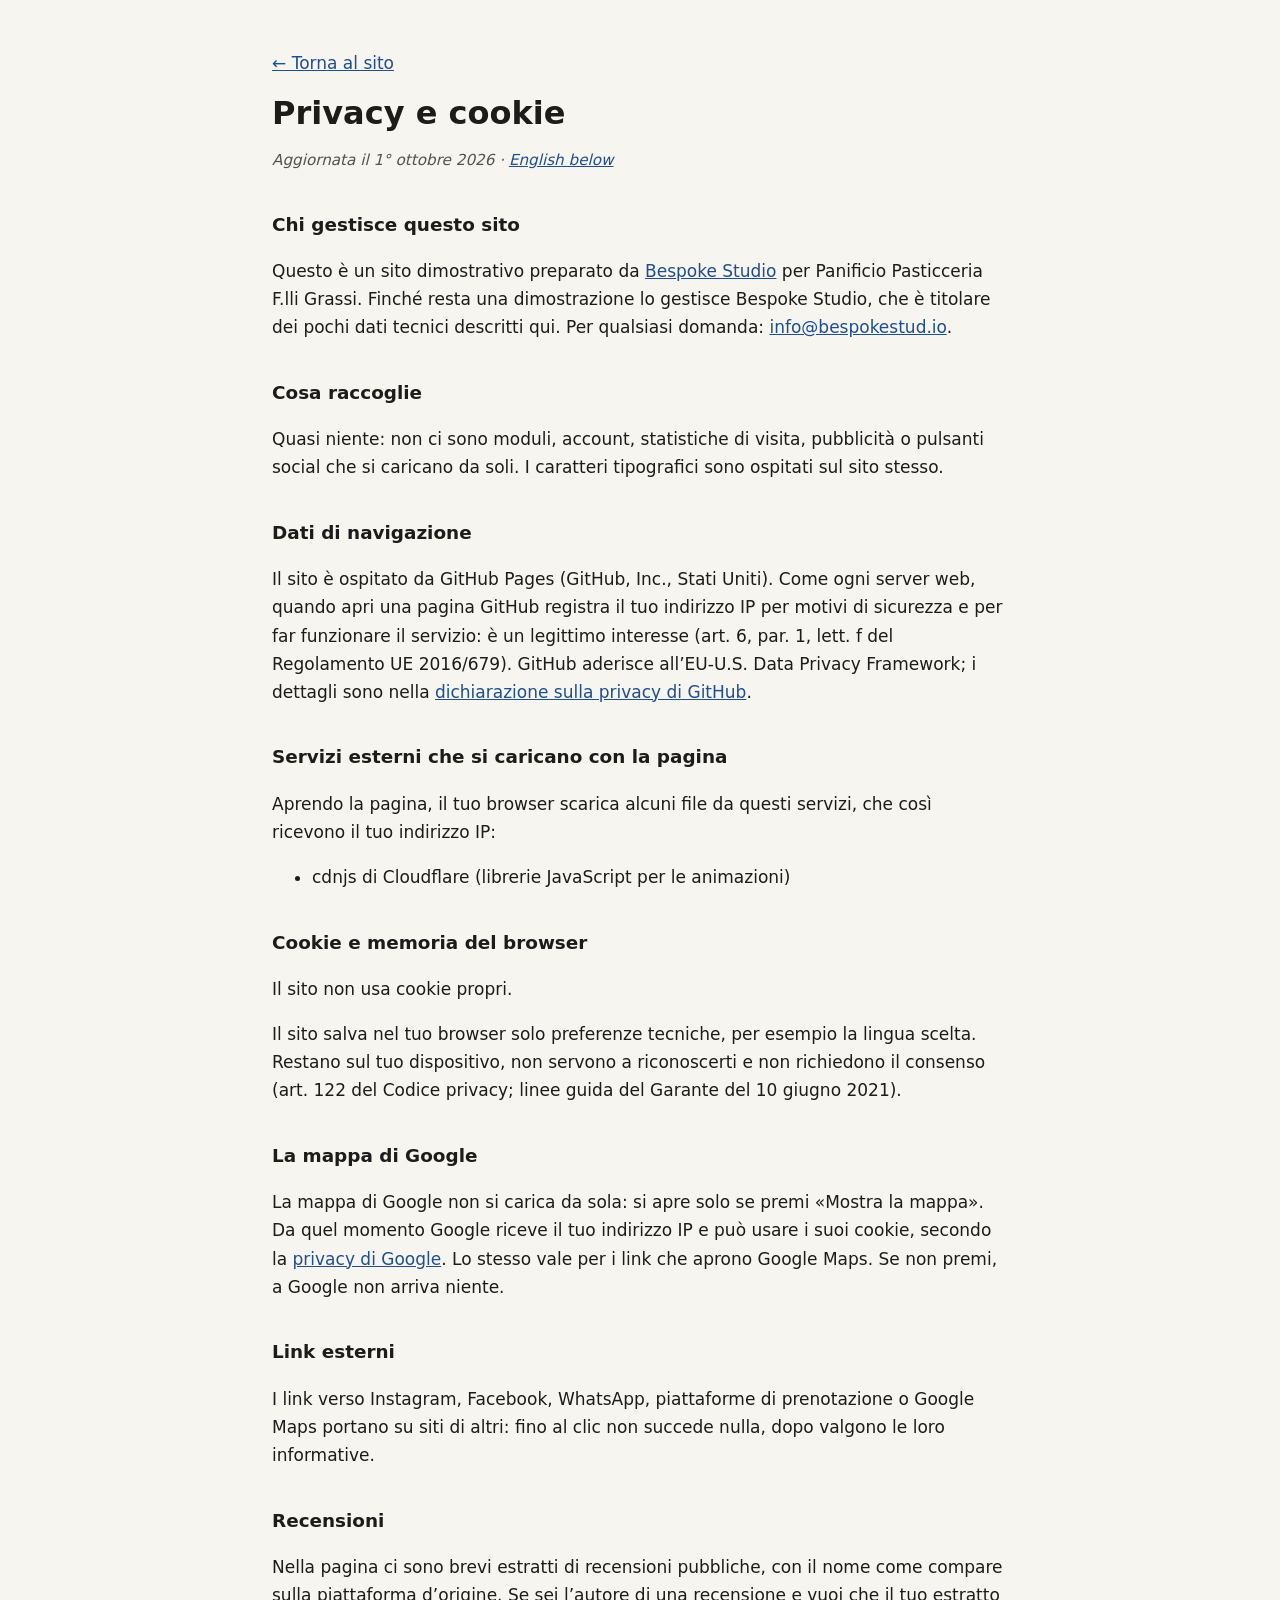
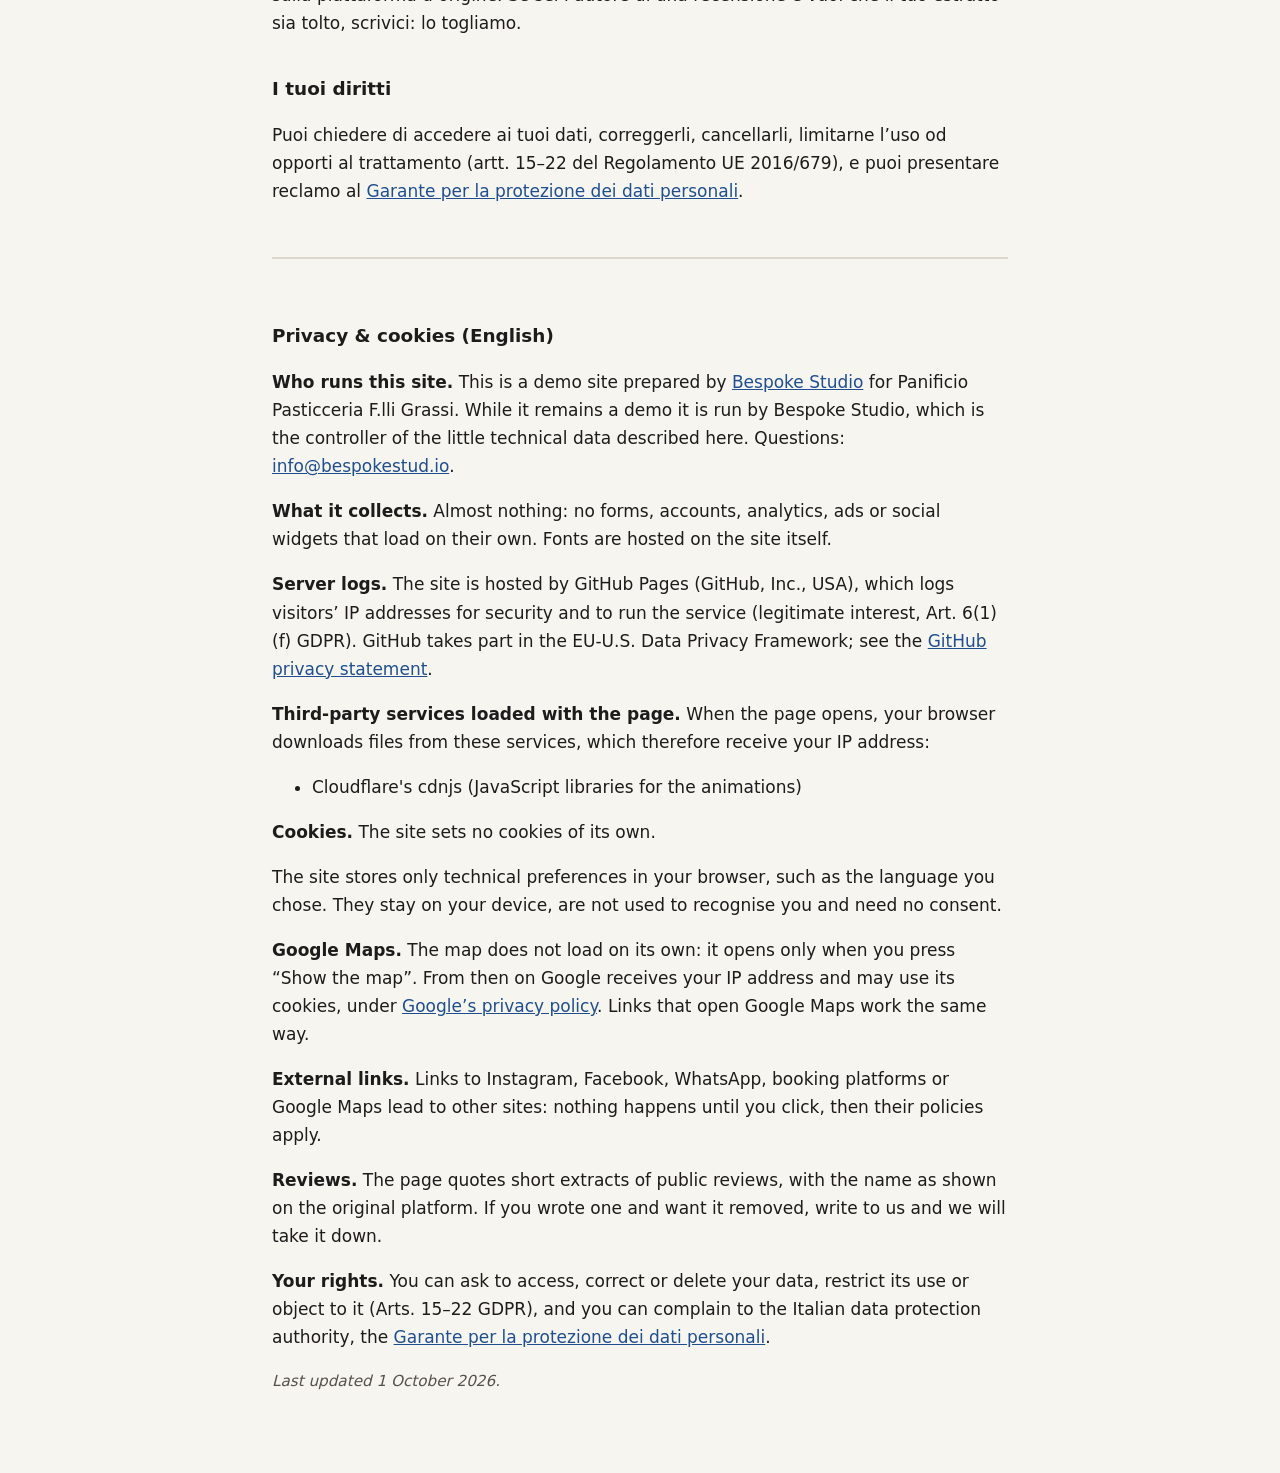
<file: privacy.html>
<!DOCTYPE html>
<html lang="it">
<head>
  <meta charset="UTF-8">
  <meta name="viewport" content="width=device-width, initial-scale=1.0">
  <meta name="robots" content="noindex">
  <title>Privacy e cookie · Panificio Pasticceria F.lli Grassi</title>
  <meta name="description" content="Informativa privacy e cookie del sito Panificio Pasticceria F.lli Grassi.">
  <style>
    body { margin: 0; background: #f7f5f0; color: #1d1c1a; font: 17px/1.65 system-ui, -apple-system, "Segoe UI", Roboto, sans-serif; }
    main { max-width: 46rem; margin: 0 auto; padding: 32px 20px 64px; }
    h1 { font-size: 2rem; line-height: 1.2; margin: 0.4em 0 0.2em; }
    h2 { font-size: 1.15rem; margin: 2em 0 0.4em; }
    a { color: #1f4f8f; }
    .data { color: #55524c; font-style: italic; font-size: 0.95rem; }
    .en { margin-top: 3em; padding-top: 1.5em; border-top: 2px solid #ddd8cc; }
    code { font-size: 0.9em; background: #ebe7dc; padding: 0 4px; border-radius: 3px; }
  </style>
</head>
<body>
<main>
  <p><a href="index.html">← Torna al sito</a></p>
  <h1>Privacy e cookie</h1>
  <p class="data">Aggiornata il 1° ottobre 2026 · <a href="#english" lang="en">English below</a></p>
  <h2>Chi gestisce questo sito</h2>
  <p>Questo è un sito dimostrativo preparato da <a href="https://bespokestud.io" rel="noopener">Bespoke Studio</a> per Panificio Pasticceria F.lli Grassi. Finché resta una dimostrazione lo gestisce Bespoke Studio, che è titolare dei pochi dati tecnici descritti qui. Per qualsiasi domanda: <a href="mailto:info@bespokestud.io">info@bespokestud.io</a>.</p>
  <h2>Cosa raccoglie</h2>
  <p>Quasi niente: non ci sono moduli, account, statistiche di visita, pubblicità o pulsanti social che si caricano da soli. I caratteri tipografici sono ospitati sul sito stesso.</p>
  <h2>Dati di navigazione</h2>
  <p>Il sito è ospitato da GitHub Pages (GitHub, Inc., Stati Uniti). Come ogni server web, quando apri una pagina GitHub registra il tuo indirizzo IP per motivi di sicurezza e per far funzionare il servizio: è un legittimo interesse (art. 6, par. 1, lett. f del Regolamento UE 2016/679). GitHub aderisce all’EU-U.S. Data Privacy Framework; i dettagli sono nella <a href="https://docs.github.com/site-policy/privacy-policies/github-general-privacy-statement" rel="noopener">dichiarazione sulla privacy di GitHub</a>.</p>
  <h2>Servizi esterni che si caricano con la pagina</h2>
  <p>Aprendo la pagina, il tuo browser scarica alcuni file da questi servizi, che così ricevono il tuo indirizzo IP:</p>
  <ul><li>cdnjs di Cloudflare (librerie JavaScript per le animazioni)</li></ul>
  <h2>Cookie e memoria del browser</h2>
  <p>Il sito non usa cookie propri.</p>
  <p>Il sito salva nel tuo browser solo preferenze tecniche, per esempio la lingua scelta. Restano sul tuo dispositivo, non servono a riconoscerti e non richiedono il consenso (art. 122 del Codice privacy; linee guida del Garante del 10 giugno 2021).</p>
  <h2>La mappa di Google</h2>
  <p>La mappa di Google non si carica da sola: si apre solo se premi «Mostra la mappa». Da quel momento Google riceve il tuo indirizzo IP e può usare i suoi cookie, secondo la <a href="https://policies.google.com/privacy?hl=it" rel="noopener">privacy di Google</a>. Lo stesso vale per i link che aprono Google Maps. Se non premi, a Google non arriva niente.</p>
  <h2>Link esterni</h2>
  <p>I link verso Instagram, Facebook, WhatsApp, piattaforme di prenotazione o Google Maps portano su siti di altri: fino al clic non succede nulla, dopo valgono le loro informative.</p>
  <h2>Recensioni</h2>
  <p>Nella pagina ci sono brevi estratti di recensioni pubbliche, con il nome come compare sulla piattaforma d’origine. Se sei l’autore di una recensione e vuoi che il tuo estratto sia tolto, scrivici: lo togliamo.</p>
  <h2>I tuoi diritti</h2>
  <p>Puoi chiedere di accedere ai tuoi dati, correggerli, cancellarli, limitarne l’uso od opporti al trattamento (artt. 15–22 del Regolamento UE 2016/679), e puoi presentare reclamo al <a href="https://www.garanteprivacy.it" rel="noopener">Garante per la protezione dei dati personali</a>.</p>
  <div class="en" id="english" lang="en">
    <h2>Privacy &amp; cookies (English)</h2>
    <p><strong>Who runs this site.</strong> This is a demo site prepared by <a href="https://bespokestud.io" rel="noopener">Bespoke Studio</a> for Panificio Pasticceria F.lli Grassi. While it remains a demo it is run by Bespoke Studio, which is the controller of the little technical data described here. Questions: <a href="mailto:info@bespokestud.io">info@bespokestud.io</a>.</p>
    <p><strong>What it collects.</strong> Almost nothing: no forms, accounts, analytics, ads or social widgets that load on their own. Fonts are hosted on the site itself.</p>
    <p><strong>Server logs.</strong> The site is hosted by GitHub Pages (GitHub, Inc., USA), which logs visitors’ IP addresses for security and to run the service (legitimate interest, Art. 6(1)(f) GDPR). GitHub takes part in the EU-U.S. Data Privacy Framework; see the <a href="https://docs.github.com/site-policy/privacy-policies/github-general-privacy-statement" rel="noopener">GitHub privacy statement</a>.</p>
    <p><strong>Third-party services loaded with the page.</strong> When the page opens, your browser downloads files from these services, which therefore receive your IP address:</p><ul><li>Cloudflare's cdnjs (JavaScript libraries for the animations)</li></ul>
    <p><strong>Cookies.</strong> The site sets no cookies of its own.</p>
    <p>The site stores only technical preferences in your browser, such as the language you chose. They stay on your device, are not used to recognise you and need no consent.</p>
    <p><strong>Google Maps.</strong> The map does not load on its own: it opens only when you press “Show the map”. From then on Google receives your IP address and may use its cookies, under <a href="https://policies.google.com/privacy?hl=en" rel="noopener">Google’s privacy policy</a>. Links that open Google Maps work the same way.</p>
    <p><strong>External links.</strong> Links to Instagram, Facebook, WhatsApp, booking platforms or Google Maps lead to other sites: nothing happens until you click, then their policies apply.</p>
    <p><strong>Reviews.</strong> The page quotes short extracts of public reviews, with the name as shown on the original platform. If you wrote one and want it removed, write to us and we will take it down.</p>
    <p><strong>Your rights.</strong> You can ask to access, correct or delete your data, restrict its use or object to it (Arts. 15–22 GDPR), and you can complain to the Italian data protection authority, the <a href="https://www.garanteprivacy.it" rel="noopener">Garante per la protezione dei dati personali</a>.</p>
    <p class="data">Last updated 1 October 2026.</p>
  </div>
</main>
</body>
</html>
</file>
